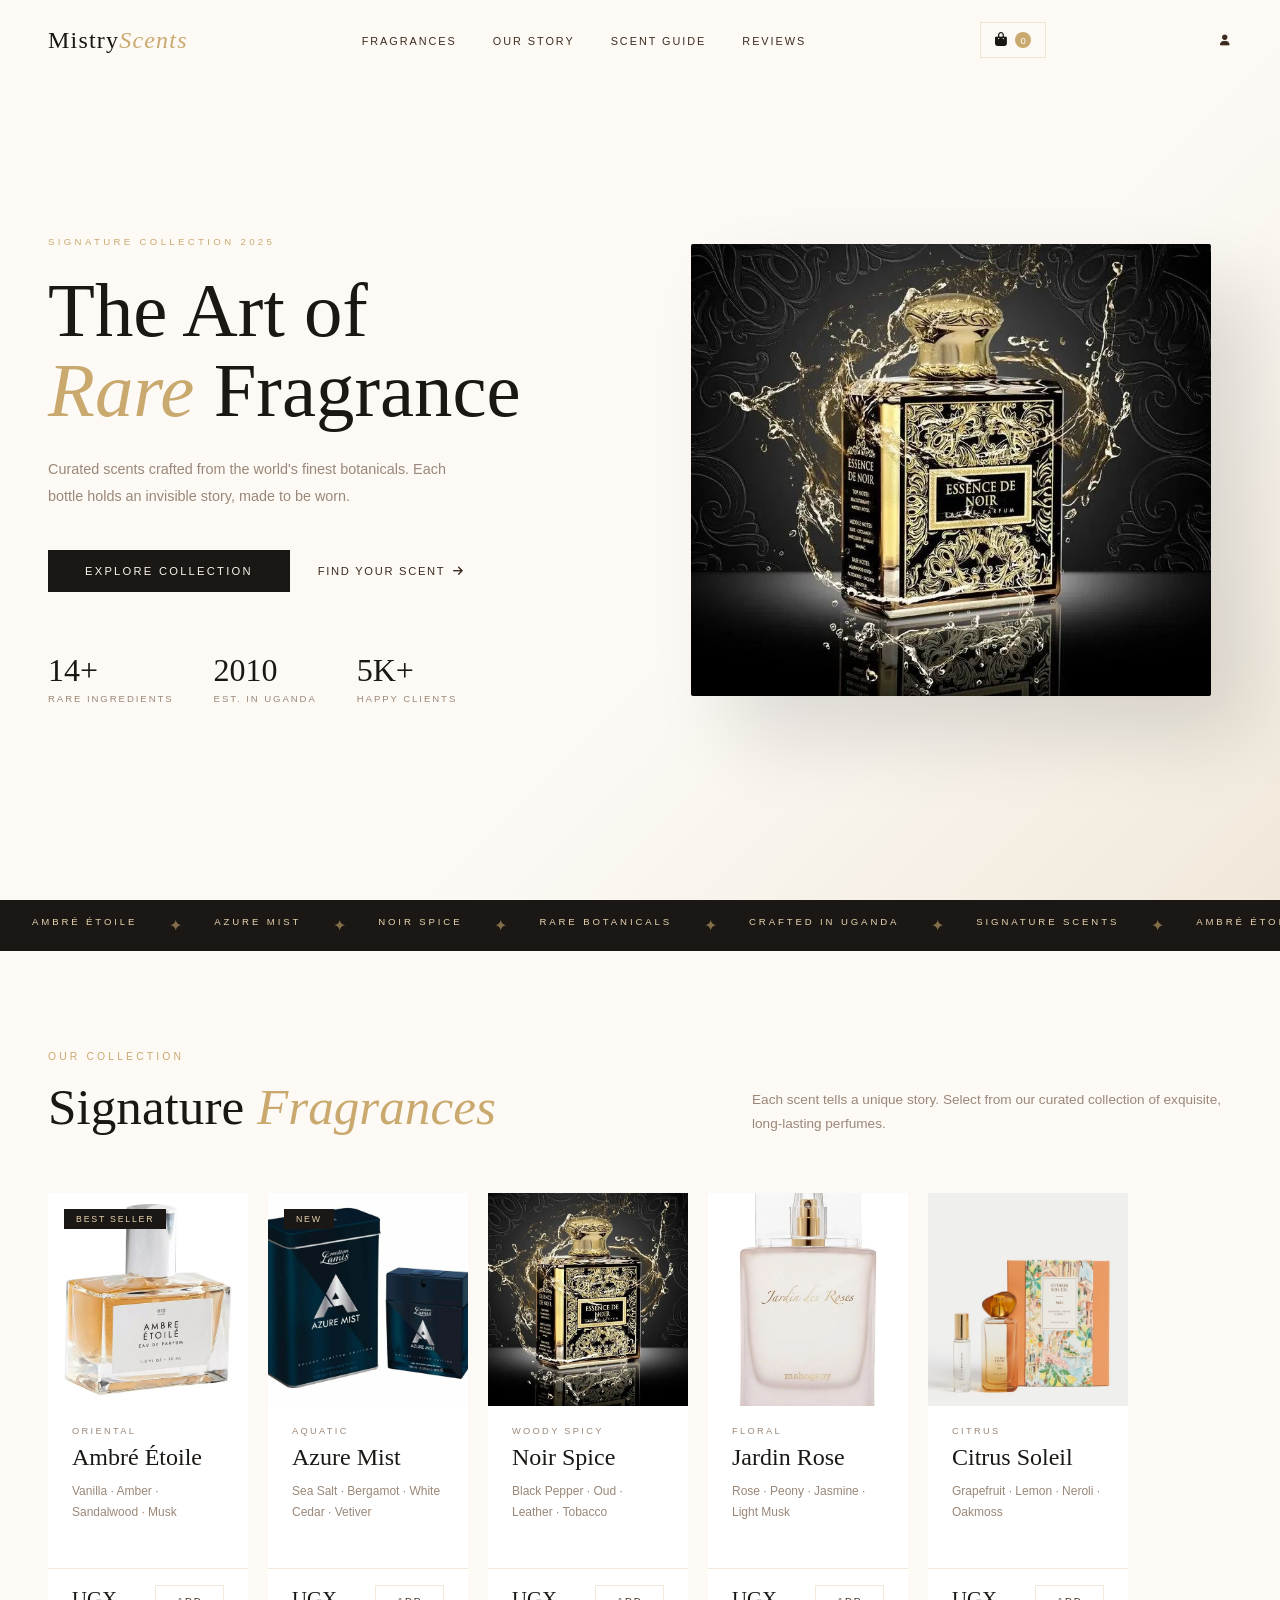
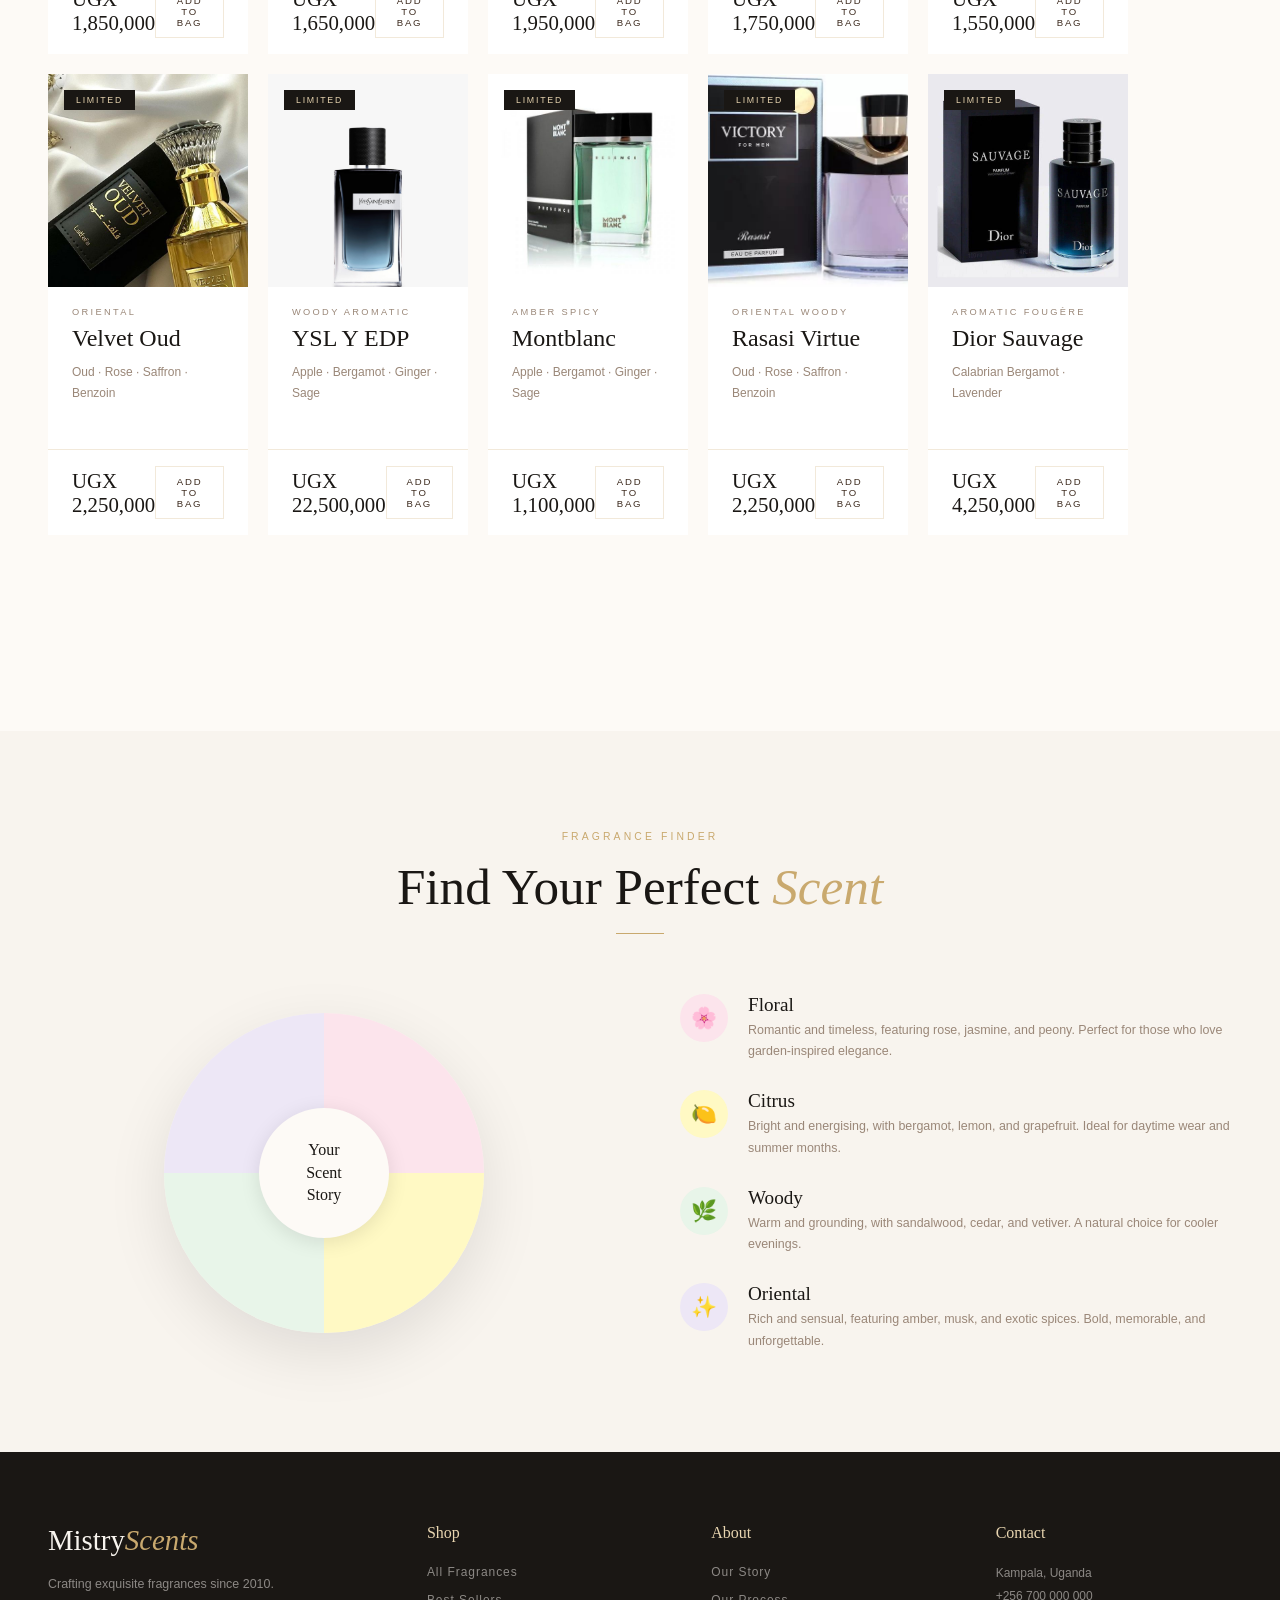
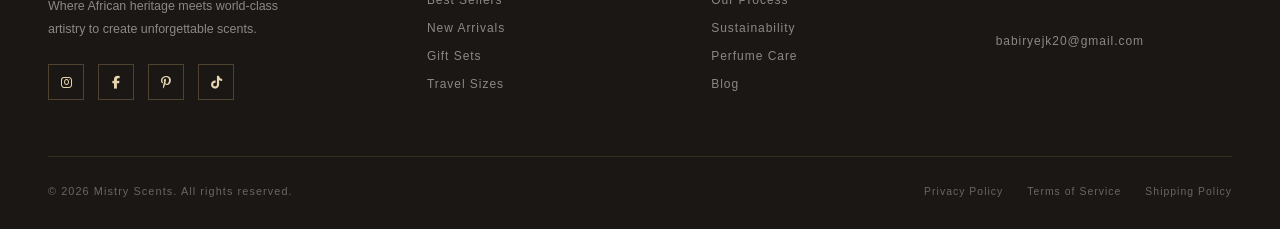
<file: index.html>
<!doctype html>
<html lang="en">
  <head>
    <meta charset="UTF-8" />
    <meta name="viewport" content="width=device-width, initial-scale=1.0" />
    <link rel="stylesheet" href="https://cdnjs.cloudflare.com/ajax/libs/font-awesome/6.4.0/css/all.min.css" />
    <title>Mistry Scent | Signature Fragrances</title>

    <link rel="stylesheet" href="./css/index.css" />
  </head>
  <body>
    <!--  NAV  -->
    <nav id="mainNav">
      <a href="#" class="nav-logo">Mistry<em>Scents</em></a>
      <ul class="nav-links">
        <li><a href="#fragrances">Fragrances</a></li>
        <li><a href="pages/about.html">Our Story</a></li>
        <li><a href="#guide">Scent Guide</a></li>
        <li><a href="pages/testimonials.html">Reviews</a></li>
      </ul>

      <button class="nav-bag" id="navBag" aria-label="Open shopping bag">
        <i class="fas fa-shopping-bag" style="font-size: 0.85rem"></i>
        <span class="nav-bag-count" id="cartCount">0</span>
      </button>

      <div class="nav-account">
        <a href="pages/login.php" id="nav-account" aria-label="User account"
          ><i class="fas fa-user"></i
        ></a>
      </div>

      <button class="nav-hamburger" id="hamburger" aria-label="Open menu">
        <i class="fas fa-bars"></i>
      </button>
    </nav>

    <!-- Mobile Menu -->
    <div class="mobile-menu" id="mobileMenu">
      <button class="mobile-close" id="mobileClose">
        <i class="fas fa-times"></i>
      </button>
      <a href="#fragrances">Fragrances</a>
      <a href="pages/about.html">Our Story</a>
      <a href="#guide">Scent Guide</a>
      <a href="pages/testimonials.html">Reviews</a>
      <a href="#contact">Contact</a>
    </div>

    <!--  HERO  -->
    <section class="hero">
      <div class="hero-left">
        <div class="hero-eyebrow">Signature Collection 2025</div>
        <h1>The Art of<br /><em>Rare</em> Fragrance</h1>
        <p class="hero-sub">
          Curated scents crafted from the world's finest botanicals. Each bottle
          holds an invisible story, made to be worn.
        </p>
        <div class="hero-ctas">
          <a href="#fragrances" class="btn-primary">Explore Collection</a>
          <a href="#guide" class="btn-ghost"
            >Find Your Scent
            <i class="fas fa-arrow-right" style="font-size: 0.7rem"></i
          ></a>
        </div>
        <div class="hero-stat">
          <div class="stat-item">
            <div class="stat-num">14+</div>
            <div class="stat-label">Rare Ingredients</div>
          </div>
          <div class="stat-item">
            <div class="stat-num">2010</div>
            <div class="stat-label">Est. in Uganda</div>
          </div>
          <div class="stat-item">
            <div class="stat-num">5K+</div>
            <div class="stat-label">Happy Clients</div>
          </div>
        </div>
      </div>
      <div class="hero-right">
        <img
          src="./assets/scents/Noir Spice.jpg"
          alt="Luxury fragrance lifestyle"
        />
      </div>
    </section>

    <!-- MARQUEE  -->
    <div class="marquee-wrap" aria-hidden="true">
      <div class="marquee-inner">
        <span class="marquee-item">Ambré Étoile</span
        ><span class="marquee-dot">✦</span>
        <span class="marquee-item">Azure Mist</span
        ><span class="marquee-dot">✦</span>
        <span class="marquee-item">Noir Spice</span
        ><span class="marquee-dot">✦</span>
        <span class="marquee-item">Rare Botanicals</span
        ><span class="marquee-dot">✦</span>
        <span class="marquee-item">Crafted in Uganda</span
        ><span class="marquee-dot">✦</span>
        <span class="marquee-item">Signature Scents</span
        ><span class="marquee-dot">✦</span>
        <span class="marquee-item">Ambré Étoile</span
        ><span class="marquee-dot">✦</span>
        <span class="marquee-item">Azure Mist</span
        ><span class="marquee-dot">✦</span>
        <span class="marquee-item">Noir Spice</span
        ><span class="marquee-dot">✦</span>
        <span class="marquee-item">Rare Botanicals</span
        ><span class="marquee-dot">✦</span>
        <span class="marquee-item">Crafted in Uganda</span
        ><span class="marquee-dot">✦</span>
        <span class="marquee-item">Signature Scents</span
        ><span class="marquee-dot">✦</span>
      </div>
    </div>

    <!--  FRAGRANCES  -->
    <section id="fragrances">
      <div class="fragrances-header reveal">
        <div>
          <div class="section-eyebrow">Our Collection</div>
          <h2 class="section-title">Signature <em>Fragrances</em></h2>
        </div>
        <p class="section-sub">
          Each scent tells a unique story. Select from our curated collection of
          exquisite, long-lasting perfumes.
        </p>
      </div>
      <div class="fragrances-grid" id="fragrancesGrid"></div>
      <div class="view-all-wrap reveal">
        <a href="#" class="btn-outline">View All Fragrances</a>
      </div>
    </section>

    <!--  SCENT GUIDE  -->
    <section id="guide">
      <div style="text-align: center" class="reveal">
        <div class="section-eyebrow">Fragrance Finder</div>
        <h2 class="section-title">Find Your Perfect <em>Scent</em></h2>
        <div class="divider" style="margin: 16px auto 0"></div>
      </div>
      <div class="guide-grid">
        <div class="wheel-wrap reveal">
          <div class="scent-wheel"></div>
          <div class="wheel-center">
            <div class="wheel-center-text">Your<br />Scent<br />Story</div>
          </div>
        </div>
        <div class="guide-families reveal">
          <div class="guide-family">
            <div class="guide-icon" style="background: #fce4ec">🌸</div>
            <div>
              <div class="guide-family-name">Floral</div>
              <div class="guide-family-desc">
                Romantic and timeless, featuring rose, jasmine, and peony.
                Perfect for those who love garden-inspired elegance.
              </div>
            </div>
          </div>
          <div class="guide-family">
            <div class="guide-icon" style="background: #fff9c4">🍋</div>
            <div>
              <div class="guide-family-name">Citrus</div>
              <div class="guide-family-desc">
                Bright and energising, with bergamot, lemon, and grapefruit.
                Ideal for daytime wear and summer months.
              </div>
            </div>
          </div>
          <div class="guide-family">
            <div class="guide-icon" style="background: #e8f5e9">🌿</div>
            <div>
              <div class="guide-family-name">Woody</div>
              <div class="guide-family-desc">
                Warm and grounding, with sandalwood, cedar, and vetiver. A
                natural choice for cooler evenings.
              </div>
            </div>
          </div>
          <div class="guide-family">
            <div class="guide-icon" style="background: #ede7f6">✨</div>
            <div>
              <div class="guide-family-name">Oriental</div>
              <div class="guide-family-desc">
                Rich and sensual, featuring amber, musk, and exotic spices.
                Bold, memorable, and unforgettable.
              </div>
            </div>
          </div>
        </div>
      </div>
    </section>

    <!--  FOOTER  -->
    <footer id="contact">
      <div class="footer-grid">
        <div>
          <div class="footer-brand">Mistry<em>Scents</em></div>
          <p class="footer-about">
            Crafting exquisite fragrances since 2010. Where African heritage
            meets world-class artistry to create unforgettable scents.
          </p>
          <div class="footer-socials">
            <a href="#" class="footer-social" aria-label="Instagram"
              ><i class="fab fa-instagram"></i
            ></a>
            <a href="#" class="footer-social" aria-label="Facebook"
              ><i class="fab fa-facebook-f"></i
            ></a>
            <a href="#" class="footer-social" aria-label="Pinterest"
              ><i class="fab fa-pinterest-p"></i
            ></a>
            <a href="#" class="footer-social" aria-label="TikTok"
              ><i class="fab fa-tiktok"></i
            ></a>
          </div>
        </div>
        <div class="footer-col">
          <h4>Shop</h4>
          <ul>
            <li><a href="#">All Fragrances</a></li>
            <li><a href="#">Best Sellers</a></li>
            <li><a href="#">New Arrivals</a></li>
            <li><a href="#">Gift Sets</a></li>
            <li><a href="#">Travel Sizes</a></li>
          </ul>
        </div>
        <div class="footer-col">
          <h4>About</h4>
          <ul>
            <li><a href="#">Our Story</a></li>
            <li><a href="#">Our Process</a></li>
            <li><a href="#">Sustainability</a></li>
            <li><a href="#">Perfume Care</a></li>
            <li><a href="#">Blog</a></li>
          </ul>
        </div>
        <div class="footer-col">
          <h4>Contact</h4>
          <address>
            Kampala, Uganda<br />+256 700 000 000<br /><br /><a
              href="mailto:babiryejk20@gmail.com"
              >babiryejk20@gmail.com</a
            >
          </address>
        </div>
      </div>
      <div class="footer-bottom">
        <p>© 2026 Mistry Scents. All rights reserved.</p>
        <div class="footer-links">
          <a href="#">Privacy Policy</a><a href="#">Terms of Service</a
          ><a href="#">Shipping Policy</a>
        </div>
      </div>
    </footer>

    <!--  CART SIDEBAR  -->
    <div class="cart-overlay" id="cartOverlay"></div>
    <aside class="cart-sidebar" id="cartSidebar" aria-label="Shopping bag">
      <div class="cart-header">
        <h2 class="cart-title">Your Bag</h2>
        <button class="cart-close" id="cartClose" aria-label="Close bag">
          <i class="fas fa-times"></i>
        </button>
      </div>
      <div class="cart-items" id="cartItems"></div>
      <div class="cart-footer">
        <div class="cart-summary">
          <div class="cart-row">
            <span>Subtotal</span><span id="cartSubtotal">UGX 0</span>
          </div>
          <div class="cart-row">
            <span>Shipping</span><span id="cartShipping">—</span>
          </div>
          <div class="cart-row total">
            <span>Total</span><span id="cartTotal">UGX 0</span>
          </div>
        </div>
        <button class="btn-checkout" id="btnCheckout">
          Proceed to Checkout
        </button>
        <a href="pages/cart.php">
          <button class="cart-continue" id="cartContinue">Continue Cart</button>
        </a>
      </div>
    </aside>

    <!--  TOAST  -->
    <div class="toast" id="toast" role="status" aria-live="polite">
      <i class="toast-icon fas fa-check"></i>
      <span class="toast-msg"></span>
    </div>

    <script src="./js/index.js"></script>
  </body>
</html>
</file>
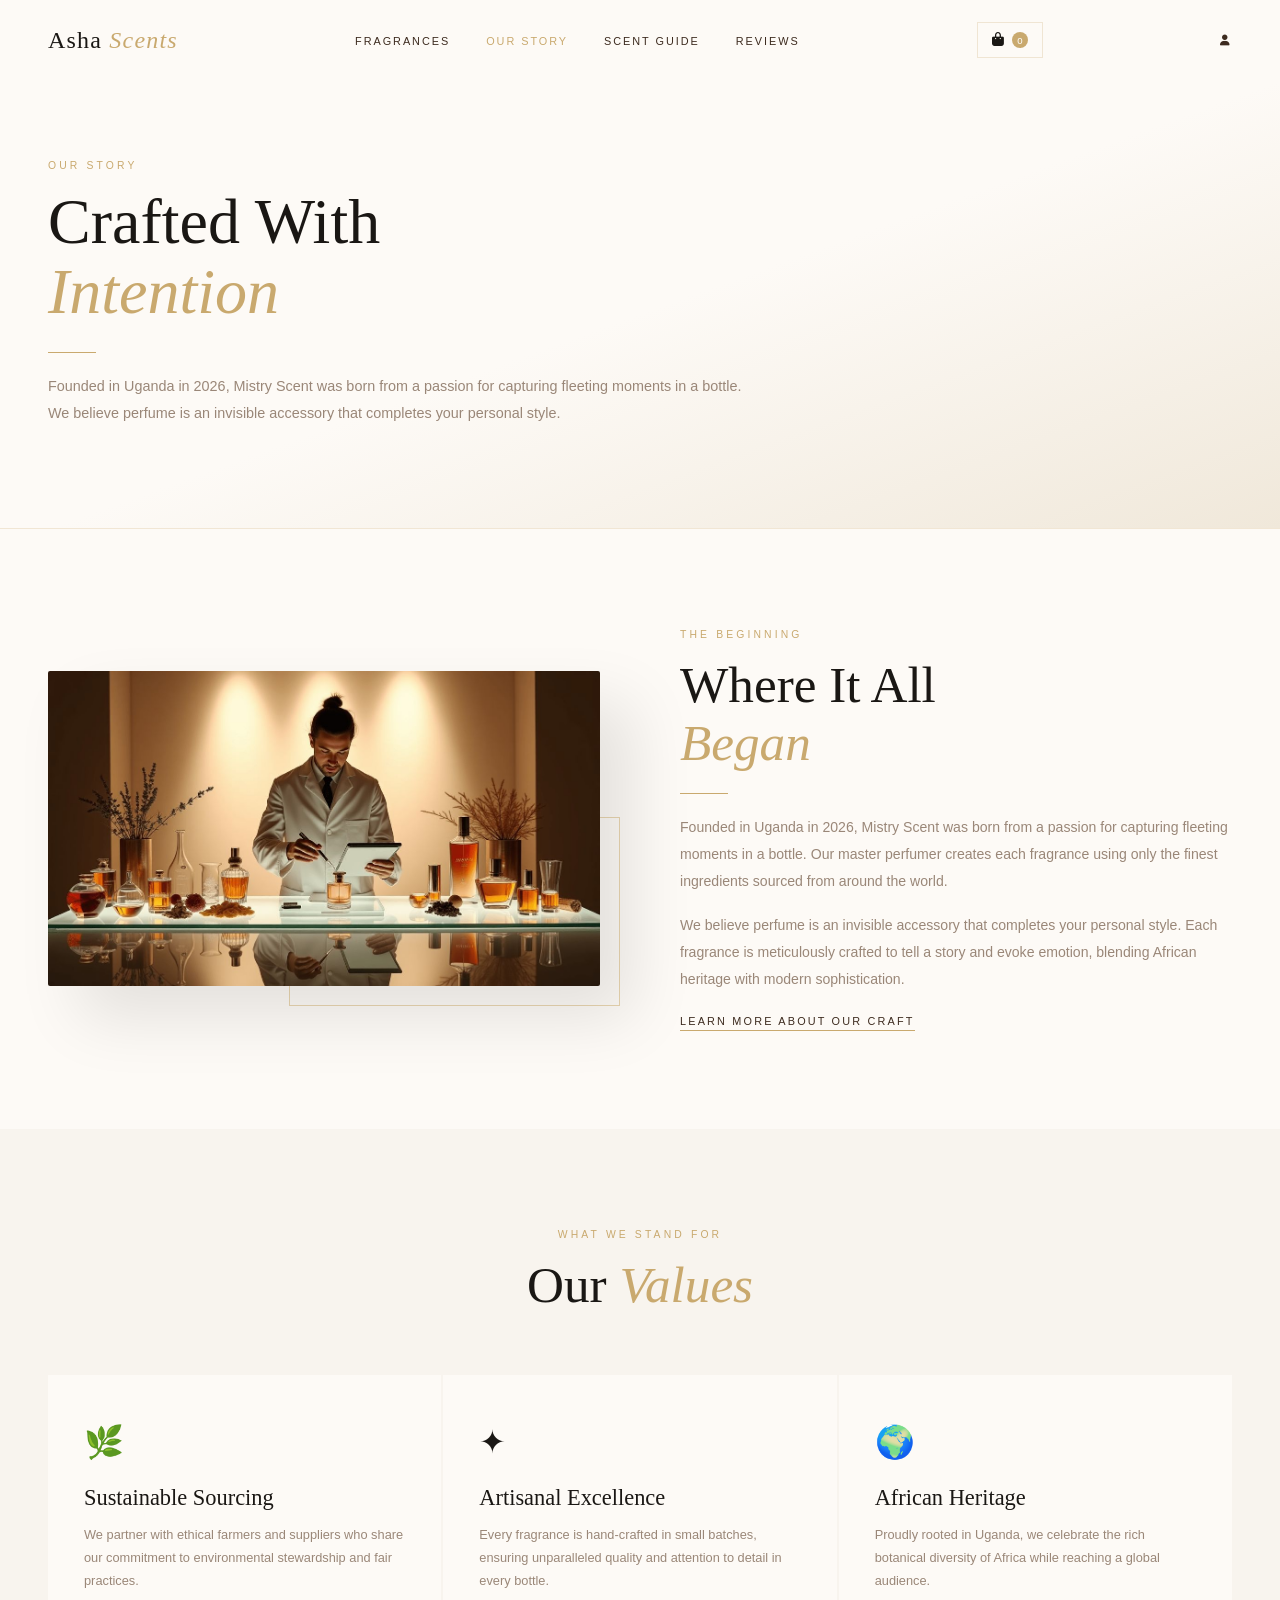
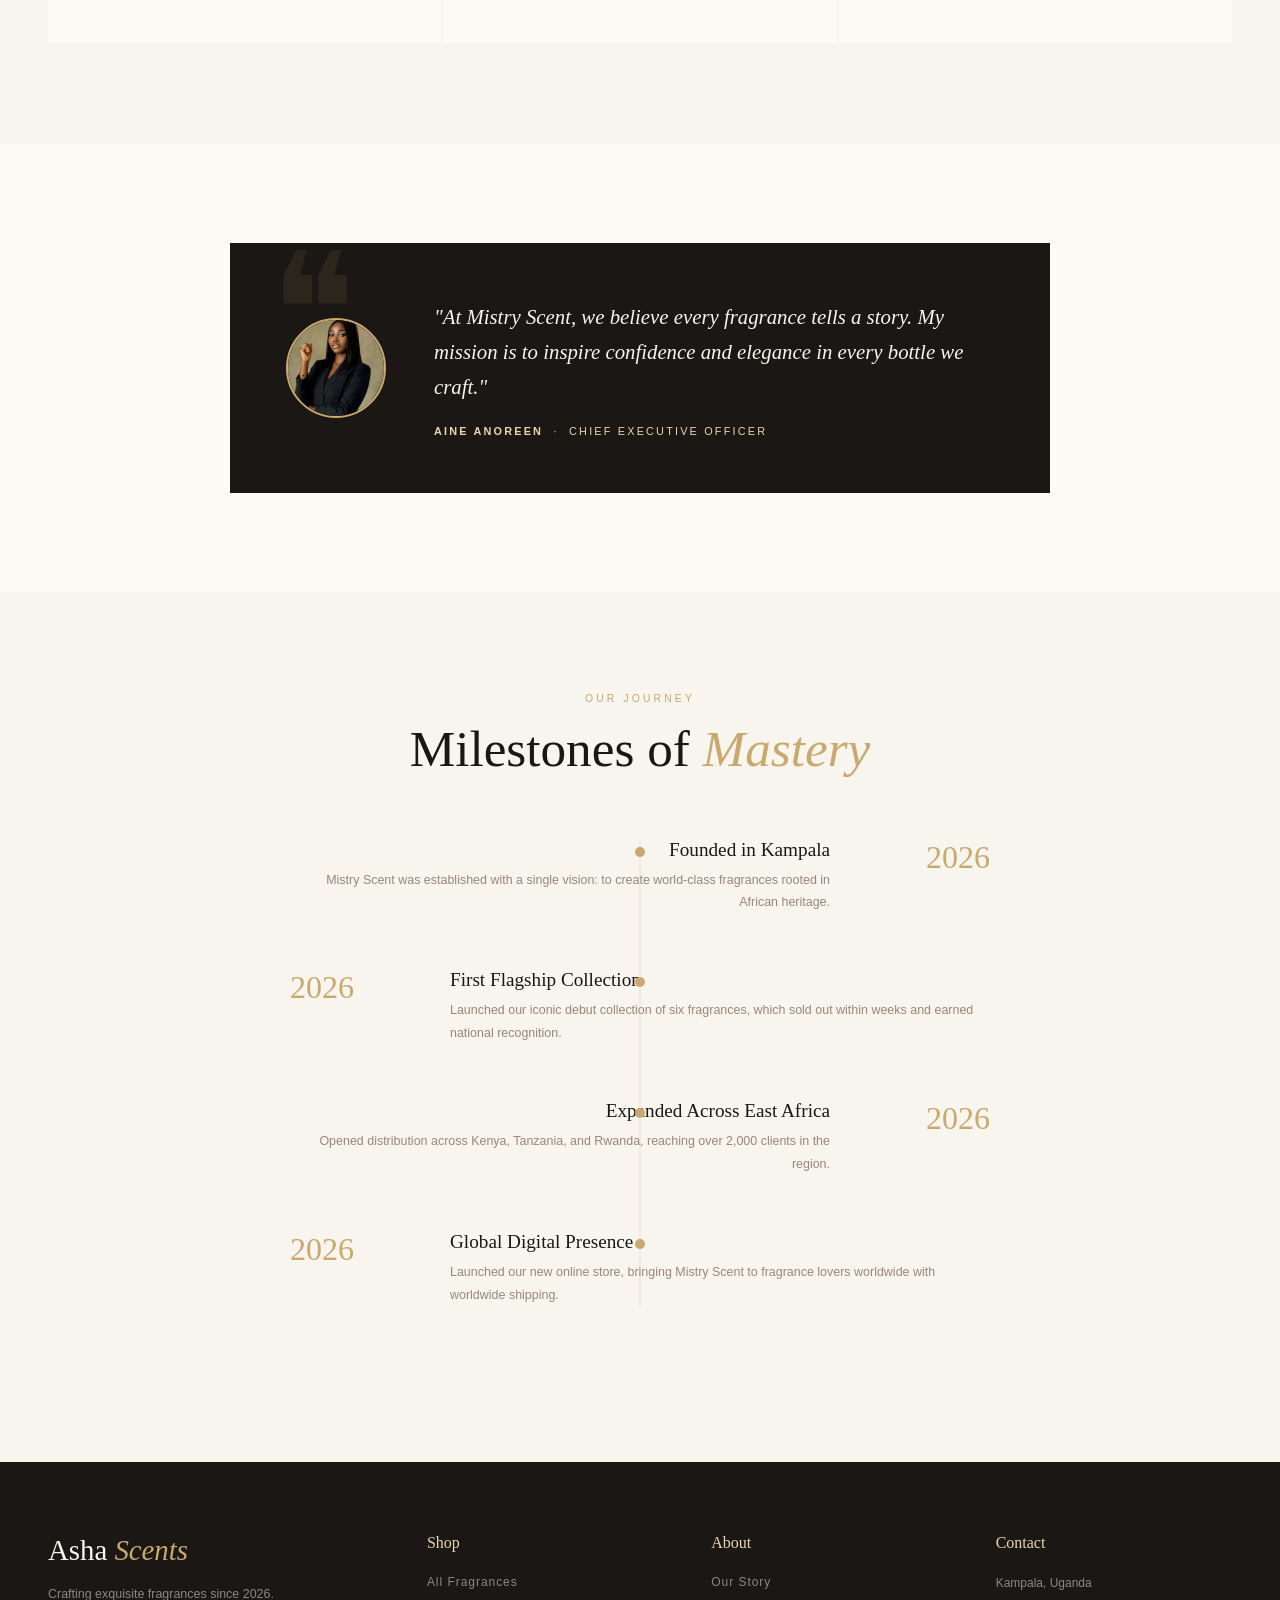
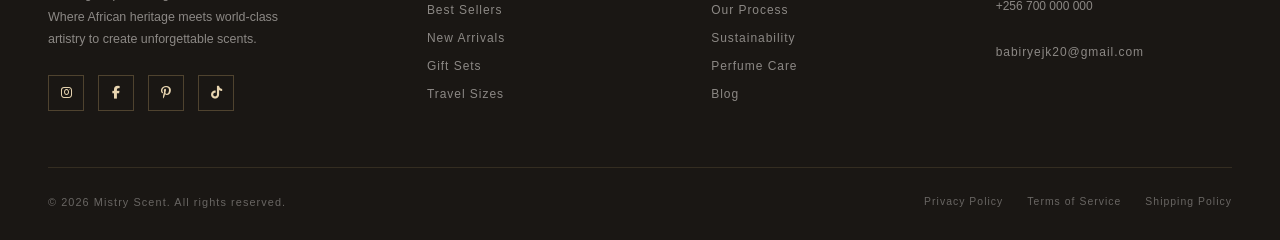
<file: pages/about.html>
<!doctype html>
<html lang="en">
  <head>
    <meta charset="UTF-8" />
    <meta name="viewport" content="width=device-width, initial-scale=1.0" />
    <link rel="stylesheet" href="https://cdnjs.cloudflare.com/ajax/libs/font-awesome/6.4.0/css/all.min.css" />

    <title>Our Story | Mistry Scent</title>
    <link rel="stylesheet" href="../css/about.css" />
  </head>
  <body>
    <!-- NAV -->
    <nav id="mainNav">
      <a href="../index.html" class="nav-logo">Asha <em>Scents</em></a>
      <ul class="nav-links">
        <li><a href="../index.html#fragrances">Fragrances</a></li>
        <li><a href="./about.html" class="active">Our Story</a></li>
        <li><a href="../index.html#guide">Scent Guide</a></li>
        <li><a href="./testimonials.html">Reviews</a></li>
      </ul>
      <button class="nav-bag" id="navBag" aria-label="Open shopping bag">
        <i class="fas fa-shopping-bag" style="font-size: 0.85rem"></i>
        <span class="nav-bag-count" id="cartCount">0</span>
      </button>
      <div class="nav-account">
        <a href="pages/login.php" id="nav-account" aria-label="User account"
          ><i class="fas fa-user"></i
        ></a>
      </div>
      <button class="nav-hamburger" id="hamburger" aria-label="Open menu">
        <i class="fas fa-bars"></i>
      </button>
    </nav>

    <div class="mobile-menu" id="mobileMenu">
      <button class="mobile-close" id="mobileClose">
        <i class="fas fa-times"></i>
      </button>
      <a href="../index.html#fragrances">Fragrances</a>
      <a href="./about.html">Our Story</a>
      <a href="../index.html#guide">Scent Guide</a>
      <a href="./testimonials.html">Reviews</a>
      <a href="../index.html#contact">Contact</a>
    </div>

    <!-- PAGE HERO -->
    <div class="page-hero">
      <div class="page-hero-inner reveal">
        <div class="section-eyebrow">Our Story</div>
        <h1>Crafted With<br /><em>Intention</em></h1>
        <div class="divider"></div>
        <p>
          Founded in Uganda in 2026, Mistry Scent was born from a passion for
          capturing fleeting moments in a bottle. We believe perfume is an
          invisible accessory that completes your personal style.
        </p>
      </div>
    </div>

    <!-- ABOUT -->
    <section id="about">
      <div class="about-grid">
        <div class="about-img-wrap reveal">
          <img
            src="../assets/scents/man_in_lab.jpg"
            alt="Master perfumer crafting luxury fragrances"
          />
          <div class="about-img-accent"></div>
        </div>
        <div class="about-content reveal">
          <div class="section-eyebrow">The Beginning</div>
          <h2 class="section-title">Where It All<br /><em>Began</em></h2>
          <div class="divider"></div>
          <p>
            Founded in Uganda in 2026, Mistry Scent was born from a passion for
            capturing fleeting moments in a bottle. Our master perfumer creates
            each fragrance using only the finest ingredients sourced from around
            the world.
          </p>
          <p>
            We believe perfume is an invisible accessory that completes your
            personal style. Each fragrance is meticulously crafted to tell a
            story and evoke emotion, blending African heritage with modern
            sophistication.
          </p>
          <a href="#" class="about-link">Learn More About Our Craft</a>
        </div>
      </div>
    </section>

    <!-- VALUES -->
    <section class="values-section">
      <div style="text-align: center" class="reveal">
        <div class="section-eyebrow">What We Stand For</div>
        <h2 class="section-title">Our <em>Values</em></h2>
      </div>
      <div class="values-grid">
        <div class="value-card reveal">
          <div class="value-icon">🌿</div>
          <div class="value-title">Sustainable Sourcing</div>
          <div class="value-desc">
            We partner with ethical farmers and suppliers who share our
            commitment to environmental stewardship and fair practices.
          </div>
        </div>
        <div class="value-card reveal">
          <div class="value-icon">✦</div>
          <div class="value-title">Artisanal Excellence</div>
          <div class="value-desc">
            Every fragrance is hand-crafted in small batches, ensuring
            unparalleled quality and attention to detail in every bottle.
          </div>
        </div>
        <div class="value-card reveal">
          <div class="value-icon">🌍</div>
          <div class="value-title">African Heritage</div>
          <div class="value-desc">
            Proudly rooted in Uganda, we celebrate the rich botanical diversity
            of Africa while reaching a global audience.
          </div>
        </div>
      </div>
    </section>

    <!-- CEO -->
    <div class="ceo-section reveal">
      <div class="ceo-inner">
        <div class="ceo-avatar">
          <img
            src="../assets/aineAnoreen.jpg"
            alt="Aine Anoreen, CEO"
          />
        </div>
        <div>
          <p class="ceo-quote">
            "At Mistry Scent, we believe every fragrance tells a story. My
            mission is to inspire confidence and elegance in every bottle we
            craft."
          </p>
          <div class="ceo-name">
            <strong>Aine Anoreen</strong> &nbsp;·&nbsp; Chief Executive Officer
          </div>
        </div>
      </div>
    </div>

    <!-- TIMELINE -->
    <section class="timeline-section">
      <div style="text-align: center" class="reveal">
        <div class="section-eyebrow">Our Journey</div>
        <h2 class="section-title">Milestones of <em>Mastery</em></h2>
      </div>
      <div class="timeline">
        <div class="timeline-item reveal">
          <div class="timeline-year">2026</div>
          <div class="timeline-dot"></div>
          <div class="timeline-content">
            <div class="timeline-title">Founded in Kampala</div>
            <div class="timeline-desc">
              Mistry Scent was established with a single vision: to create
              world-class fragrances rooted in African heritage.
            </div>
          </div>
        </div>
        <div class="timeline-item reveal">
          <div class="timeline-year">2026</div>
          <div class="timeline-dot"></div>
          <div class="timeline-content">
            <div class="timeline-title">First Flagship Collection</div>
            <div class="timeline-desc">
              Launched our iconic debut collection of six fragrances, which sold
              out within weeks and earned national recognition.
            </div>
          </div>
        </div>
        <div class="timeline-item reveal">
          <div class="timeline-year">2026</div>
          <div class="timeline-dot"></div>
          <div class="timeline-content">
            <div class="timeline-title">Expanded Across East Africa</div>
            <div class="timeline-desc">
              Opened distribution across Kenya, Tanzania, and Rwanda, reaching
              over 2,000 clients in the region.
            </div>
          </div>
        </div>
        <div class="timeline-item reveal">
          <div class="timeline-year">2026</div>
          <div class="timeline-dot"></div>
          <div class="timeline-content">
            <div class="timeline-title">Global Digital Presence</div>
            <div class="timeline-desc">
              Launched our new online store, bringing Mistry Scent to fragrance
              lovers worldwide with worldwide shipping.
            </div>
          </div>
        </div>
      </div>
    </section>

    <!-- FOOTER -->
    <footer id="contact">
      <div class="footer-grid">
        <div>
          <div class="footer-brand">Asha <em>Scents</em></div>
          <p class="footer-about">
            Crafting exquisite fragrances since 2026. Where African heritage
            meets world-class artistry to create unforgettable scents.
          </p>
          <div class="footer-socials">
            <a href="#" class="footer-social" aria-label="Instagram"
              ><i class="fab fa-instagram"></i
            ></a>
            <a href="#" class="footer-social" aria-label="Facebook"
              ><i class="fab fa-facebook-f"></i
            ></a>
            <a href="#" class="footer-social" aria-label="Pinterest"
              ><i class="fab fa-pinterest-p"></i
            ></a>
            <a href="#" class="footer-social" aria-label="TikTok"
              ><i class="fab fa-tiktok"></i
            ></a>
          </div>
        </div>
        <div class="footer-col">
          <h4>Shop</h4>
          <ul>
            <li><a href="#">All Fragrances</a></li>
            <li><a href="#">Best Sellers</a></li>
            <li><a href="#">New Arrivals</a></li>
            <li><a href="#">Gift Sets</a></li>
            <li><a href="#">Travel Sizes</a></li>
          </ul>
        </div>
        <div class="footer-col">
          <h4>About</h4>
          <ul>
            <li><a href="#">Our Story</a></li>
            <li><a href="#">Our Process</a></li>
            <li><a href="#">Sustainability</a></li>
            <li><a href="#">Perfume Care</a></li>
            <li><a href="#">Blog</a></li>
          </ul>
        </div>
        <div class="footer-col">
          <h4>Contact</h4>
          <address>
            Kampala, Uganda<br />+256 700 000 000<br /><br /><a
              href="mailto:babiryejk20@gmail.com"
              >babiryejk20@gmail.com</a
            >
          </address>
        </div>
      </div>
      <div class="footer-bottom">
        <p>© 2026 Mistry Scent. All rights reserved.</p>
        <div class="footer-links">
          <a href="#">Privacy Policy</a><a href="#">Terms of Service</a
          ><a href="#">Shipping Policy</a>
        </div>
      </div>
    </footer>

    <!-- TOAST -->
    <div class="toast" id="toast" role="status" aria-live="polite">
      <i class="toast-icon fas fa-check"></i>
      <span class="toast-msg"></span>
    </div>

    <script src="../js/about.js"></script>
  </body>
</html>
</file>
<file: css/index.css>
/* index.css*/
:root {
  --cream: #f8f4ee;
  --warm-white: #fdfaf6;
  --gold: #c9a96e;
  --gold-light: #e8d5b0;
  --gold-dark: #9d7a45;
  --charcoal: #1a1714;
  --brown: #3d2b1f;
  --mid: #6b5744;
  --text-muted: #9a8778;
  --border: rgba(201, 169, 110, 0.25);
  --transition: 0.3s ease;
}

*,
*::before,
*::after {
  margin: 0;
  padding: 0;
  box-sizing: border-box;
}
html {
  scroll-behavior: smooth;
}
body {
  font-family: "Jost", sans-serif;
  background: var(--warm-white);
  color: var(--charcoal);
  overflow-x: hidden;
}
h1,
h2,
h3,
h4 {
  font-family: "Cormorant Garamond", serif;
}
img {
  display: block;
  max-width: 100%;
}
a {
  text-decoration: none;
  color: inherit;
}

/* ── SHARED ── */
.section-eyebrow {
  font-size: 0.65rem;
  letter-spacing: 0.3em;
  text-transform: uppercase;
  color: var(--gold);
  font-weight: 400;
  margin-bottom: 16px;
}
.section-title {
  font-size: clamp(2rem, 4vw, 3.2rem);
  font-weight: 300;
  line-height: 1.15;
  color: var(--charcoal);
}
.section-title em {
  font-style: italic;
  color: var(--gold);
}
.section-sub {
  font-size: 0.85rem;
  color: var(--text-muted);
  line-height: 1.8;
  font-weight: 300;
  max-width: 480px;
}
.divider {
  width: 48px;
  height: 1px;
  background: var(--gold);
  margin: 20px 0;
}

.btn-primary {
  display: inline-block;
  background: var(--charcoal);
  color: var(--cream);
  padding: 14px 36px;
  font-size: 0.7rem;
  letter-spacing: 0.2em;
  text-transform: uppercase;
  font-weight: 400;
  transition: all var(--transition);
  border: 1px solid var(--charcoal);
  cursor: pointer;
  font-family: "Jost", sans-serif;
}
.btn-primary:hover {
  background: var(--gold);
  border-color: var(--gold);
}
.btn-ghost {
  display: inline-flex;
  align-items: center;
  gap: 8px;
  font-size: 0.7rem;
  letter-spacing: 0.15em;
  text-transform: uppercase;
  color: var(--brown);
  font-weight: 400;
  transition: color var(--transition);
}
.btn-ghost:hover {
  color: var(--gold-dark);
}
.btn-outline {
  display: inline-block;
  border: 1px solid var(--gold);
  color: var(--gold-dark);
  padding: 13px 40px;
  font-size: 0.68rem;
  letter-spacing: 0.2em;
  text-transform: uppercase;
  font-weight: 400;
  transition: all var(--transition);
}
.btn-outline:hover {
  background: var(--gold);
  color: #fff;
}

.reveal {
  opacity: 0;
  transform: translateY(28px);
  transition:
    opacity 0.8s ease,
    transform 0.8s ease;
}
.reveal.visible {
  opacity: 1;
  transform: translateY(0);
}

/* ── NAV ── */
nav {
  position: fixed;
  top: 0;
  left: 0;
  right: 0;
  z-index: 900;
  display: flex;
  align-items: center;
  justify-content: space-between;
  padding: 22px 48px;
  transition:
    background 0.4s,
    box-shadow 0.4s;
}
nav.scrolled {
  background: rgba(253, 250, 246, 0.96);
  box-shadow: 0 1px 20px rgba(0, 0, 0, 0.07);
  backdrop-filter: blur(12px);
}
.nav-logo {
  font-family: "Cormorant Garamond", serif;
  font-size: 1.5rem;
  font-weight: 300;
  color: var(--charcoal);
  letter-spacing: 0.05em;
}
.nav-logo em {
  font-style: italic;
  color: var(--gold);
}
.nav-links {
  display: flex;
  gap: 36px;
  list-style: none;
}
.nav-links a {
  font-size: 0.68rem;
  letter-spacing: 0.18em;
  text-transform: uppercase;
  color: var(--brown);
  font-weight: 400;
  transition: color var(--transition);
}
.nav-links a:hover {
  color: var(--gold);
}
.nav-account{
  font-size: 0.68rem;
  letter-spacing: 0.18em;
  text-transform: uppercase;
  color: var(--brown);
  font-weight: 400;
  transition: color var(--transition);
  cursor: pointer;
}
.nav-bag {
  background: none;
  border: 1px solid var(--border);
  padding: 9px 14px;
  cursor: pointer;
  color: var(--charcoal);
  position: relative;
  transition: border-color var(--transition);
  display: flex;
  align-items: center;
  gap: 8px;
}
.nav-bag:hover {
  border-color: var(--gold);
}
.nav-bag-count {
  font-size: 0.6rem;
  background: var(--gold);
  color: #fff;
  border-radius: 50%;
  width: 16px;
  height: 16px;
  display: flex;
  align-items: center;
  justify-content: center;
  font-weight: 500;
}
.nav-hamburger {
  display: none;
  background: none;
  border: none;
  cursor: pointer;
  font-size: 1.1rem;
  color: var(--charcoal);
}

/* ── MOBILE MENU ── */
.mobile-menu {
  position: fixed;
  inset: 0;
  background: var(--warm-white);
  z-index: 950;
  display: flex;
  flex-direction: column;
  align-items: center;
  justify-content: center;
  gap: 28px;
  transform: translateX(100%);
  transition: transform 0.4s cubic-bezier(0.77, 0, 0.175, 1);
}
.mobile-menu.open {
  transform: translateX(0);
}
.mobile-menu a {
  font-family: "Cormorant Garamond", serif;
  font-size: 2.2rem;
  font-weight: 300;
  color: var(--charcoal);
  letter-spacing: 0.05em;
}
.mobile-menu a:hover {
  color: var(--gold);
}
.mobile-close {
  position: absolute;
  top: 24px;
  right: 28px;
  background: none;
  border: none;
  font-size: 1.4rem;
  cursor: pointer;
  color: var(--charcoal);
}

/* ── HERO ── */
.hero {
  min-height: 100vh;
  display: grid;
  grid-template-columns: 1fr 1fr;
  align-items: center;
  padding: 120px 48px 80px;
  gap: 60px;
  background: linear-gradient(135deg, var(--warm-white) 60%, #f0e8da);
}
.hero-eyebrow {
  font-size: 0.6rem;
  letter-spacing: 0.35em;
  text-transform: uppercase;
  color: var(--gold);
  margin-bottom: 24px;
}
.hero h1 {
  font-size: clamp(3rem, 6vw, 5rem);
  font-weight: 300;
  line-height: 1.05;
  margin-bottom: 24px;
}
.hero h1 em {
  font-style: italic;
  color: var(--gold);
}
.hero-sub {
  font-size: 0.9rem;
  color: var(--text-muted);
  line-height: 1.9;
  max-width: 400px;
  margin-bottom: 40px;
  font-weight: 300;
}
.hero-ctas {
  display: flex;
  gap: 28px;
  align-items: center;
  margin-bottom: 60px;
  flex-wrap: wrap;
}
.hero-stat {
  display: flex;
  gap: 40px;
}
.stat-num {
  font-family: "Cormorant Garamond", serif;
  font-size: 2rem;
  font-weight: 300;
  color: var(--charcoal);
}
.stat-label {
  font-size: 0.6rem;
  letter-spacing: 0.2em;
  text-transform: uppercase;
  color: var(--text-muted);
  margin-top: 4px;
}
.hero-right {
  position: relative;
  display: flex;
  align-items: center;
  justify-content: center;
}
.hero-right img {
  width: 100%;
  max-width: 520px;
  border-radius: 2px;
  box-shadow: 40px 40px 80px rgba(0, 0, 0, 0.12);
}

/* ── MARQUEE ── */
.marquee-wrap {
  overflow: hidden;
  background: var(--charcoal);
  padding: 16px 0;
}
.marquee-inner {
  display: flex;
  gap: 0;
  white-space: nowrap;
  animation: marquee 28s linear infinite;
}
.marquee-item {
  font-size: 0.6rem;
  letter-spacing: 0.3em;
  text-transform: uppercase;
  color: var(--gold-light);
  padding: 0 32px;
}
.marquee-dot {
  color: var(--gold);
  opacity: 0.6;
}
@keyframes marquee {
  from {
    transform: translateX(0);
  }
  to {
    transform: translateX(-50%);
  }
}

/* ── FRAGRANCES ── */
#fragrances {
  padding: 100px 48px;
}
.fragrances-header {
  display: flex;
  justify-content: space-between;
  align-items: flex-end;
  margin-bottom: 56px;
  gap: 20px;
}
.fragrances-grid {
  display: grid;
  grid-template-columns: repeat(auto-fill, minmax(160px, 200px));
  gap: 20px;
}

.frag-card {
  background: #fff;
  cursor: pointer;
  transition:
    transform var(--transition),
    box-shadow var(--transition);
  position: relative;
  overflow: hidden;
}
.frag-card:hover {
  transform: translateY(-6px);
  box-shadow: 0 24px 48px rgba(0, 0, 0, 0.1);
}
.frag-img-wrap {
  aspect-ratio: 3/3.2;
  overflow: hidden;
  background: var(--cream);
  position: relative;
}
.frag-img-wrap img {
  width: 100%;
  height: 100%;
  object-fit: cover;
  transition: transform 0.6s ease;
}
.frag-card:hover .frag-img-wrap img {
  transform: scale(1.06);
}
.frag-badge {
  position: absolute;
  top: 16px;
  left: 16px;
  background: var(--charcoal);
  color: var(--gold-light);
  font-size: 0.55rem;
  letter-spacing: 0.2em;
  text-transform: uppercase;
  padding: 5px 12px;
}
.frag-body {
  padding: 20px 24px 28px;
  border-bottom: 1px solid var(--border);
}
.frag-family {
  font-size: 0.58rem;
  letter-spacing: 0.25em;
  text-transform: uppercase;
  color: var(--text-muted);
  margin-bottom: 8px;
}
.frag-name {
  font-family: "Cormorant Garamond", serif;
  font-size: 1.5rem;
  font-weight: 400;
  color: var(--charcoal);
  margin-bottom: 10px;
}
.frag-notes {
  font-size: 0.75rem;
  color: var(--text-muted);
  line-height: 1.7;
  margin-bottom: 18px;
}
.frag-footer {
  display: flex;
  align-items: center;
  justify-content: space-between;
  padding: 16px 24px;
}
.frag-price {
  font-family: "Cormorant Garamond", serif;
  font-size: 1.3rem;
  font-weight: 400;
  color: var(--charcoal);
}
.frag-add {
  background: none;
  border: 1px solid var(--border);
  padding: 9px 20px;
  font-size: 0.6rem;
  letter-spacing: 0.18em;
  text-transform: uppercase;
  cursor: pointer;
  color: var(--brown);
  font-family: "Jost", sans-serif;
  transition: all var(--transition);
}
.frag-add:hover {
  background: var(--charcoal);
  color: var(--cream);
  border-color: var(--charcoal);
}

.view-all-wrap {
  text-align: center;
  margin-top: 56px;
}

/* ── SCENT GUIDE ── */
#guide {
  padding: 100px 48px;
  background: var(--cream);
}
.guide-grid {
  display: grid;
  grid-template-columns: 1fr 1fr;
  gap: 80px;
  align-items: center;
  margin-top: 60px;
}
.wheel-wrap {
  position: relative;
  display: flex;
  align-items: center;
  justify-content: center;
}
.scent-wheel {
  width: 320px;
  height: 320px;
  border-radius: 50%;
  background: conic-gradient(
    #fce4ec 0deg 90deg,
    #fff9c4 90deg 180deg,
    #e8f5e9 180deg 270deg,
    #ede7f6 270deg 360deg
  );
  box-shadow: 0 20px 60px rgba(0, 0, 0, 0.1);
}
.wheel-center {
  position: absolute;
  width: 130px;
  height: 130px;
  border-radius: 50%;
  background: var(--warm-white);
  display: flex;
  align-items: center;
  justify-content: center;
  box-shadow: 0 4px 20px rgba(0, 0, 0, 0.1);
}
.wheel-center-text {
  font-family: "Cormorant Garamond", serif;
  font-size: 1rem;
  text-align: center;
  line-height: 1.4;
  color: var(--charcoal);
  font-weight: 400;
}
.guide-families {
  display: flex;
  flex-direction: column;
  gap: 28px;
}
.guide-family {
  display: flex;
  gap: 20px;
  align-items: flex-start;
}
.guide-icon {
  width: 48px;
  height: 48px;
  border-radius: 50%;
  display: flex;
  align-items: center;
  justify-content: center;
  font-size: 1.3rem;
  flex-shrink: 0;
}
.guide-family-name {
  font-family: "Cormorant Garamond", serif;
  font-size: 1.2rem;
  font-weight: 400;
  margin-bottom: 4px;
}
.guide-family-desc {
  font-size: 0.78rem;
  color: var(--text-muted);
  line-height: 1.7;
  font-weight: 300;
}

/* ── CART SIDEBAR ── */
.cart-overlay {
  position: fixed;
  inset: 0;
  background: rgba(0, 0, 0, 0.5);
  z-index: 800;
  opacity: 0;
  pointer-events: none;
  transition: opacity 0.3s;
}
.cart-overlay.active {
  opacity: 1;
  pointer-events: all;
}
.cart-sidebar {
  position: fixed;
  top: 0;
  right: 0;
  bottom: 0;
  width: min(420px, 100vw);
  background: var(--warm-white);
  z-index: 850;
  transform: translateX(100%);
  transition: transform 0.4s cubic-bezier(0.77, 0, 0.175, 1);
  display: flex;
  flex-direction: column;
}
.cart-sidebar.open {
  transform: translateX(0);
}
.cart-header {
  display: flex;
  justify-content: space-between;
  align-items: center;
  padding: 28px 28px 20px;
  border-bottom: 1px solid var(--border);
}
.cart-title {
  font-family: "Cormorant Garamond", serif;
  font-size: 1.6rem;
  font-weight: 300;
}
.cart-close {
  background: none;
  border: none;
  cursor: pointer;
  font-size: 1.1rem;
  color: var(--charcoal);
}
.cart-items {
  flex: 1;
  overflow-y: auto;
  padding: 20px 28px;
  display: flex;
  flex-direction: column;
  gap: 20px;
}
.cart-empty {
  text-align: center;
  padding: 60px 20px;
  color: var(--text-muted);
  font-size: 0.85rem;
}
.cart-empty i {
  font-size: 2rem;
  margin-bottom: 16px;
  color: var(--gold-light);
  display: block;
}
.cart-item {
  display: flex;
  gap: 16px;
  padding-bottom: 20px;
  border-bottom: 1px solid var(--border);
}
.cart-item-img {
  width: 72px;
  height: 88px;
  object-fit: cover;
  background: var(--cream);
  flex-shrink: 0;
}
.cart-item-info {
  flex: 1;
}
.cart-item-name {
  font-family: "Cormorant Garamond", serif;
  font-size: 1.05rem;
  margin-bottom: 4px;
}
.cart-item-price {
  font-size: 0.78rem;
  color: var(--text-muted);
  margin-bottom: 12px;
}
.cart-qty {
  display: flex;
  align-items: center;
  gap: 12px;
}
.qty-btn {
  background: none;
  border: 1px solid var(--border);
  width: 26px;
  height: 26px;
  cursor: pointer;
  font-size: 0.9rem;
  color: var(--charcoal);
  transition: all var(--transition);
  display: flex;
  align-items: center;
  justify-content: center;
}
.qty-btn:hover {
  border-color: var(--gold);
  color: var(--gold);
}
.qty-num {
  font-size: 0.8rem;
  min-width: 20px;
  text-align: center;
}
.cart-item-remove {
  background: none;
  border: none;
  cursor: pointer;
  color: var(--text-muted);
  font-size: 0.75rem;
  letter-spacing: 0.1em;
  text-transform: uppercase;
  padding: 4px 0;
  transition: color var(--transition);
}
.cart-item-remove:hover {
  color: var(--charcoal);
}
.cart-footer {
  padding: 20px 28px 32px;
  border-top: 1px solid var(--border);
}
.cart-summary {
  margin-bottom: 20px;
}
.cart-row {
  display: flex;
  justify-content: space-between;
  font-size: 0.8rem;
  padding: 6px 0;
  color: var(--text-muted);
}
.cart-row.total {
  font-size: 0.95rem;
  color: var(--charcoal);
  font-weight: 500;
  border-top: 1px solid var(--border);
  margin-top: 8px;
  padding-top: 14px;
}
.btn-checkout {
  width: 100%;
  background: var(--charcoal);
  color: var(--cream);
  border: none;
  padding: 16px;
  font-family: "Jost", sans-serif;
  font-size: 0.68rem;
  letter-spacing: 0.2em;
  text-transform: uppercase;
  cursor: pointer;
  transition: background var(--transition);
  margin-bottom: 10px;
}
.btn-checkout:hover {
  background: var(--gold);
}
.cart-continue {
  width: 100%;
  background: none;
  border: none;
  font-family: "Jost", sans-serif;
  font-size: 0.65rem;
  letter-spacing: 0.15em;
  text-transform: uppercase;
  color: var(--text-muted);
  cursor: pointer;
  padding: 8px;
  transition: color var(--transition);
}
.cart-continue:hover {
  color: var(--charcoal);
}

/* ── TOAST ── */
.toast {
  position: fixed;
  bottom: 32px;
  right: 32px;
  z-index: 9999;
  background: var(--charcoal);
  color: var(--cream);
  padding: 14px 24px;
  font-size: 0.78rem;
  letter-spacing: 0.08em;
  display: flex;
  align-items: center;
  gap: 12px;
  opacity: 0;
  transform: translateY(16px);
  transition: all 0.4s ease;
  pointer-events: none;
}
.toast.show {
  opacity: 1;
  transform: translateY(0);
}
.toast-icon {
  color: var(--gold);
}

/* ── FOOTER ── */
footer {
  background: var(--charcoal);
  color: var(--cream);
  padding: 72px 48px 32px;
}
.footer-grid {
  display: grid;
  grid-template-columns: 1.4fr 1fr 1fr 1fr;
  gap: 48px;
  margin-bottom: 56px;
}
.footer-brand {
  font-family: "Cormorant Garamond", serif;
  font-size: 1.8rem;
  font-weight: 300;
  margin-bottom: 16px;
}
.footer-brand em {
  font-style: italic;
  color: var(--gold);
}
.footer-about {
  font-size: 0.78rem;
  color: rgba(253, 250, 246, 0.5);
  line-height: 1.8;
  max-width: 260px;
  margin-bottom: 24px;
}
.footer-socials {
  display: flex;
  gap: 14px;
}
.footer-social {
  width: 36px;
  height: 36px;
  border: 1px solid rgba(201, 169, 110, 0.3);
  display: flex;
  align-items: center;
  justify-content: center;
  font-size: 0.8rem;
  color: var(--gold-light);
  transition: all var(--transition);
}
.footer-social:hover {
  border-color: var(--gold);
  color: var(--gold);
}
.footer-col h4 {
  font-family: "Cormorant Garamond", serif;
  font-size: 1rem;
  font-weight: 400;
  margin-bottom: 20px;
  color: var(--gold-light);
}
.footer-col ul {
  list-style: none;
  display: flex;
  flex-direction: column;
  gap: 10px;
}
.footer-col a {
  font-size: 0.75rem;
  color: rgba(253, 250, 246, 0.5);
  letter-spacing: 0.08em;
  transition: color var(--transition);
}
.footer-col a:hover {
  color: var(--gold-light);
}
footer address {
  font-style: normal;
  font-size: 0.75rem;
  color: rgba(253, 250, 246, 0.5);
  line-height: 1.9;
}
footer address a {
  color: var(--gold-light);
}
.footer-bottom {
  border-top: 1px solid rgba(201, 169, 110, 0.15);
  padding-top: 28px;
  display: flex;
  justify-content: space-between;
  align-items: center;
  flex-wrap: wrap;
  gap: 12px;
}
.footer-bottom p {
  font-size: 0.68rem;
  color: rgba(253, 250, 246, 0.35);
  letter-spacing: 0.1em;
}
.footer-links {
  display: flex;
  gap: 24px;
}
.footer-links a {
  font-size: 0.65rem;
  color: rgba(253, 250, 246, 0.35);
  letter-spacing: 0.1em;
  transition: color var(--transition);
}
.footer-links a:hover {
  color: var(--gold-light);
}

/* ── RESPONSIVE ── */
@media (max-width: 900px) {
  nav {
    padding: 18px 24px;
  }
  .nav-links {
    display: none;
  }
  .nav-hamburger {
    display: block;
  }
  .hero {
    grid-template-columns: 1fr;
    padding: 100px 24px 60px;
    text-align: center;
  }
  .hero-ctas {
    justify-content: center;
  }
  .hero-stat {
    justify-content: center;
  }
  .hero-right {
    display: none;
  }
  #fragrances {
    padding: 70px 24px;
  }
  .fragrances-header {
    flex-direction: column;
    align-items: flex-start;
  }
  #guide {
    padding: 70px 24px;
  }
  .guide-grid {
    grid-template-columns: 1fr;
    gap: 40px;
  }
  .footer-grid {
    grid-template-columns: 1fr 1fr;
  }
}
@media (max-width: 560px) {
  .footer-grid {
    grid-template-columns: 1fr;
  }
  footer {
    padding: 48px 24px 24px;
  }
}
</file>
<file: css/about.css>
/* about.css */
:root {
  --cream: #f8f4ee;
  --warm-white: #fdfaf6;
  --gold: #c9a96e;
  --gold-light: #e8d5b0;
  --gold-dark: #9d7a45;
  --charcoal: #1a1714;
  --brown: #3d2b1f;
  --mid: #6b5744;
  --text-muted: #9a8778;
  --border: rgba(201, 169, 110, 0.25);
  --transition: 0.3s ease;
}
*,
*::before,
*::after {
  margin: 0;
  padding: 0;
  box-sizing: border-box;
}
html {
  scroll-behavior: smooth;
}
body {
  font-family: "Jost", sans-serif;
  background: var(--warm-white);
  color: var(--charcoal);
  overflow-x: hidden;
}
h1,
h2,
h3,
h4 {
  font-family: "Cormorant Garamond", serif;
}
img {
  display: block;
  max-width: 100%;
}
a {
  text-decoration: none;
  color: inherit;
}

.section-eyebrow {
  font-size: 0.65rem;
  letter-spacing: 0.3em;
  text-transform: uppercase;
  color: var(--gold);
  font-weight: 400;
  margin-bottom: 16px;
}
.section-title {
  font-size: clamp(2rem, 4vw, 3.2rem);
  font-weight: 300;
  line-height: 1.15;
  color: var(--charcoal);
}
.section-title em {
  font-style: italic;
  color: var(--gold);
}
.divider {
  width: 48px;
  height: 1px;
  background: var(--gold);
  margin: 20px 0;
}
.reveal {
  opacity: 0;
  transform: translateY(28px);
  transition:
    opacity 0.8s ease,
    transform 0.8s ease;
}
.reveal.visible {
  opacity: 1;
  transform: translateY(0);
}

/* NAV */
nav {
  position: fixed;
  top: 0;
  left: 0;
  right: 0;
  z-index: 900;
  display: flex;
  align-items: center;
  justify-content: space-between;
  padding: 22px 48px;
  transition:
    background 0.4s,
    box-shadow 0.4s;
}
nav.scrolled {
  background: rgba(253, 250, 246, 0.96);
  box-shadow: 0 1px 20px rgba(0, 0, 0, 0.07);
  backdrop-filter: blur(12px);
}
.nav-logo {
  font-family: "Cormorant Garamond", serif;
  font-size: 1.5rem;
  font-weight: 300;
  color: var(--charcoal);
  letter-spacing: 0.05em;
}
.nav-logo em {
  font-style: italic;
  color: var(--gold);
}
.nav-links {
  display: flex;
  gap: 36px;
  list-style: none;
}
.nav-links a {
  font-size: 0.68rem;
  letter-spacing: 0.18em;
  text-transform: uppercase;
  color: var(--brown);
  font-weight: 400;
  transition: color var(--transition);
}
.nav-links a:hover,
.nav-links a.active {
  color: var(--gold);
}
.nav-bag {
  background: none;
  border: 1px solid var(--border);
  padding: 9px 14px;
  cursor: pointer;
  color: var(--charcoal);
  display: flex;
  align-items: center;
  gap: 8px;
  transition: border-color var(--transition);
}
.nav-bag:hover {
  border-color: var(--gold);
}
.nav-bag-count {
  font-size: 0.6rem;
  background: var(--gold);
  color: #fff;
  border-radius: 50%;
  width: 16px;
  height: 16px;
  display: flex;
  align-items: center;
  justify-content: center;
  font-weight: 500;
}
.nav-hamburger {
  display: none;
  background: none;
  border: none;
  cursor: pointer;
  font-size: 1.1rem;
  color: var(--charcoal);
}

/* MOBILE MENU */
.mobile-menu {
  position: fixed;
  inset: 0;
  background: var(--warm-white);
  z-index: 950;
  display: flex;
  flex-direction: column;
  align-items: center;
  justify-content: center;
  gap: 28px;
  transform: translateX(100%);
  transition: transform 0.4s cubic-bezier(0.77, 0, 0.175, 1);
}
.mobile-menu.open {
  transform: translateX(0);
}
.mobile-menu a {
  font-family: "Cormorant Garamond", serif;
  font-size: 2.2rem;
  font-weight: 300;
  color: var(--charcoal);
}
.mobile-menu a:hover {
  color: var(--gold);
}
.mobile-close {
  position: absolute;
  top: 24px;
  right: 28px;
  background: none;
  border: none;
  font-size: 1.4rem;
  cursor: pointer;
  color: var(--charcoal);
}

/* PAGE HERO */
.page-hero {
  padding: 160px 48px 100px;
  background: linear-gradient(160deg, var(--warm-white) 55%, #f0e8da);
  border-bottom: 1px solid var(--border);
}
.page-hero-inner {
  max-width: 700px;
}
.page-hero h1 {
  font-size: clamp(2.8rem, 5vw, 4.5rem);
  font-weight: 300;
  line-height: 1.1;
  margin-bottom: 24px;
}
.page-hero h1 em {
  font-style: italic;
  color: var(--gold);
}
.page-hero p {
  font-size: 0.9rem;
  color: var(--text-muted);
  line-height: 1.9;
  font-weight: 300;
}
.nav-account{
  font-size: 0.68rem;
  letter-spacing: 0.18em;
  text-transform: uppercase;
  color: var(--brown);
  font-weight: 400;
  transition: color var(--transition);
  cursor: pointer;
}

/* ABOUT SECTION */
#about {
  padding: 100px 48px;
}
.about-grid {
  display: grid;
  grid-template-columns: 1fr 1fr;
  gap: 80px;
  align-items: center;
}
.about-img-wrap {
  position: relative;
}
.about-img-wrap img {
  width: 100%;
  border-radius: 2px;
  box-shadow: 32px 32px 64px rgba(0, 0, 0, 0.1);
}
.about-img-accent {
  position: absolute;
  bottom: -20px;
  right: -20px;
  width: 60%;
  height: 60%;
  border: 1px solid var(--gold-light);
  z-index: -1;
}
.about-content p {
  font-size: 0.88rem;
  color: var(--text-muted);
  line-height: 1.9;
  font-weight: 300;
  margin-bottom: 18px;
}
.about-link {
  font-size: 0.68rem;
  letter-spacing: 0.2em;
  text-transform: uppercase;
  color: var(--brown);
  border-bottom: 1px solid var(--gold);
  padding-bottom: 3px;
  transition: color var(--transition);
}
.about-link:hover {
  color: var(--gold);
}

/* VALUES */
.values-section {
  padding: 100px 48px;
  background: var(--cream);
}
.values-grid {
  display: grid;
  grid-template-columns: repeat(3, 1fr);
  gap: 2px;
  margin-top: 60px;
}
.value-card {
  background: var(--warm-white);
  padding: 48px 36px;
  border-bottom: 3px solid transparent;
  transition:
    border-color var(--transition),
    transform var(--transition);
}
.value-card:hover {
  border-color: var(--gold);
  transform: translateY(-4px);
}
.value-icon {
  font-size: 2rem;
  margin-bottom: 24px;
}
.value-title {
  font-family: "Cormorant Garamond", serif;
  font-size: 1.4rem;
  font-weight: 400;
  margin-bottom: 12px;
}
.value-desc {
  font-size: 0.8rem;
  color: var(--text-muted);
  line-height: 1.8;
  font-weight: 300;
}

/* CEO */
.ceo-section {
  padding: 100px 48px;
}
.ceo-inner {
  max-width: 820px;
  margin: 0 auto;
  display: flex;
  gap: 48px;
  align-items: center;
  background: var(--charcoal);
  padding: 56px;
  position: relative;
  overflow: hidden;
}
.ceo-inner::before {
  content: "❝";
  position: absolute;
  top: -10px;
  left: 40px;
  font-family: "Cormorant Garamond", serif;
  font-size: 10rem;
  color: rgba(201, 169, 110, 0.1);
  line-height: 1;
}
.ceo-avatar {
  flex-shrink: 0;
}
.ceo-avatar img {
  width: 100px;
  height: 100px;
  border-radius: 50%;
  object-fit: cover;
  border: 2px solid var(--gold);
}
.ceo-quote {
  font-family: "Cormorant Garamond", serif;
  font-size: 1.3rem;
  font-weight: 300;
  font-style: italic;
  color: var(--cream);
  line-height: 1.7;
  margin-bottom: 20px;
}
.ceo-name {
  font-size: 0.68rem;
  letter-spacing: 0.2em;
  text-transform: uppercase;
  color: var(--gold-light);
}

/* TIMELINE */
.timeline-section {
  padding: 100px 48px;
  background: var(--cream);
}
.timeline {
  position: relative;
  margin-top: 60px;
  max-width: 700px;
  margin-left: auto;
  margin-right: auto;
}
.timeline::before {
  content: "";
  position: absolute;
  left: 50%;
  top: 0;
  bottom: 0;
  width: 1px;
  background: var(--border);
  transform: translateX(-50%);
}
.timeline-item {
  display: flex;
  gap: 40px;
  margin-bottom: 56px;
  position: relative;
}
.timeline-item:nth-child(odd) {
  flex-direction: row-reverse;
  text-align: right;
}
.timeline-year {
  font-family: "Cormorant Garamond", serif;
  font-size: 2rem;
  font-weight: 300;
  color: var(--gold);
  flex-shrink: 0;
  width: 120px;
}
.timeline-dot {
  position: absolute;
  left: 50%;
  top: 8px;
  width: 10px;
  height: 10px;
  background: var(--gold);
  border-radius: 50%;
  transform: translateX(-50%);
}
.timeline-content {
  flex: 1;
}
.timeline-title {
  font-family: "Cormorant Garamond", serif;
  font-size: 1.2rem;
  font-weight: 400;
  margin-bottom: 8px;
}
.timeline-desc {
  font-size: 0.78rem;
  color: var(--text-muted);
  line-height: 1.8;
  font-weight: 300;
}

/* FOOTER */
footer {
  background: var(--charcoal);
  color: var(--cream);
  padding: 72px 48px 32px;
}
.footer-grid {
  display: grid;
  grid-template-columns: 1.4fr 1fr 1fr 1fr;
  gap: 48px;
  margin-bottom: 56px;
}
.footer-brand {
  font-family: "Cormorant Garamond", serif;
  font-size: 1.8rem;
  font-weight: 300;
  margin-bottom: 16px;
}
.footer-brand em {
  font-style: italic;
  color: var(--gold);
}
.footer-about {
  font-size: 0.78rem;
  color: rgba(253, 250, 246, 0.5);
  line-height: 1.8;
  max-width: 260px;
  margin-bottom: 24px;
}
.footer-socials {
  display: flex;
  gap: 14px;
}
.footer-social {
  width: 36px;
  height: 36px;
  border: 1px solid rgba(201, 169, 110, 0.3);
  display: flex;
  align-items: center;
  justify-content: center;
  font-size: 0.8rem;
  color: var(--gold-light);
  transition: all var(--transition);
}
.footer-social:hover {
  border-color: var(--gold);
  color: var(--gold);
}
.footer-col h4 {
  font-family: "Cormorant Garamond", serif;
  font-size: 1rem;
  font-weight: 400;
  margin-bottom: 20px;
  color: var(--gold-light);
}
.footer-col ul {
  list-style: none;
  display: flex;
  flex-direction: column;
  gap: 10px;
}
.footer-col a {
  font-size: 0.75rem;
  color: rgba(253, 250, 246, 0.5);
  letter-spacing: 0.08em;
  transition: color var(--transition);
}
.footer-col a:hover {
  color: var(--gold-light);
}
footer address {
  font-style: normal;
  font-size: 0.75rem;
  color: rgba(253, 250, 246, 0.5);
  line-height: 1.9;
}
footer address a {
  color: var(--gold-light);
}
.footer-bottom {
  border-top: 1px solid rgba(201, 169, 110, 0.15);
  padding-top: 28px;
  display: flex;
  justify-content: space-between;
  align-items: center;
  flex-wrap: wrap;
  gap: 12px;
}
.footer-bottom p {
  font-size: 0.68rem;
  color: rgba(253, 250, 246, 0.35);
  letter-spacing: 0.1em;
}
.footer-links {
  display: flex;
  gap: 24px;
}
.footer-links a {
  font-size: 0.65rem;
  color: rgba(253, 250, 246, 0.35);
  letter-spacing: 0.1em;
  transition: color var(--transition);
}
.footer-links a:hover {
  color: var(--gold-light);
}

/* TOAST */
.toast {
  position: fixed;
  bottom: 32px;
  right: 32px;
  z-index: 9999;
  background: var(--charcoal);
  color: var(--cream);
  padding: 14px 24px;
  font-size: 0.78rem;
  letter-spacing: 0.08em;
  display: flex;
  align-items: center;
  gap: 12px;
  opacity: 0;
  transform: translateY(16px);
  transition: all 0.4s ease;
  pointer-events: none;
}
.toast.show {
  opacity: 1;
  transform: translateY(0);
}
.toast-icon {
  color: var(--gold);
}

@media (max-width: 900px) {
  nav {
    padding: 18px 24px;
  }
  .nav-links {
    display: none;
  }
  .nav-hamburger {
    display: block;
  }
  .page-hero {
    padding: 120px 24px 60px;
  }
  #about {
    padding: 60px 24px;
  }
  .about-grid {
    grid-template-columns: 1fr;
    gap: 40px;
  }
  .about-img-accent {
    display: none;
  }
  .values-section {
    padding: 60px 24px;
  }
  .values-grid {
    grid-template-columns: 1fr;
  }
  .ceo-section {
    padding: 60px 24px;
  }
  .ceo-inner {
    flex-direction: column;
    text-align: center;
    padding: 40px 28px;
  }
  .timeline-section {
    padding: 60px 24px;
  }
  .timeline::before {
    left: 20px;
  }
  .timeline-item,
  .timeline-item:nth-child(odd) {
    flex-direction: column;
    text-align: left;
    padding-left: 48px;
  }
  .timeline-dot {
    left: 20px;
  }
  .timeline-year {
    width: auto;
  }
  .footer-grid {
    grid-template-columns: 1fr 1fr;
  }
}
@media (max-width: 560px) {
  .footer-grid {
    grid-template-columns: 1fr;
  }
  footer {
    padding: 48px 24px 24px;
  }
}
</file>
